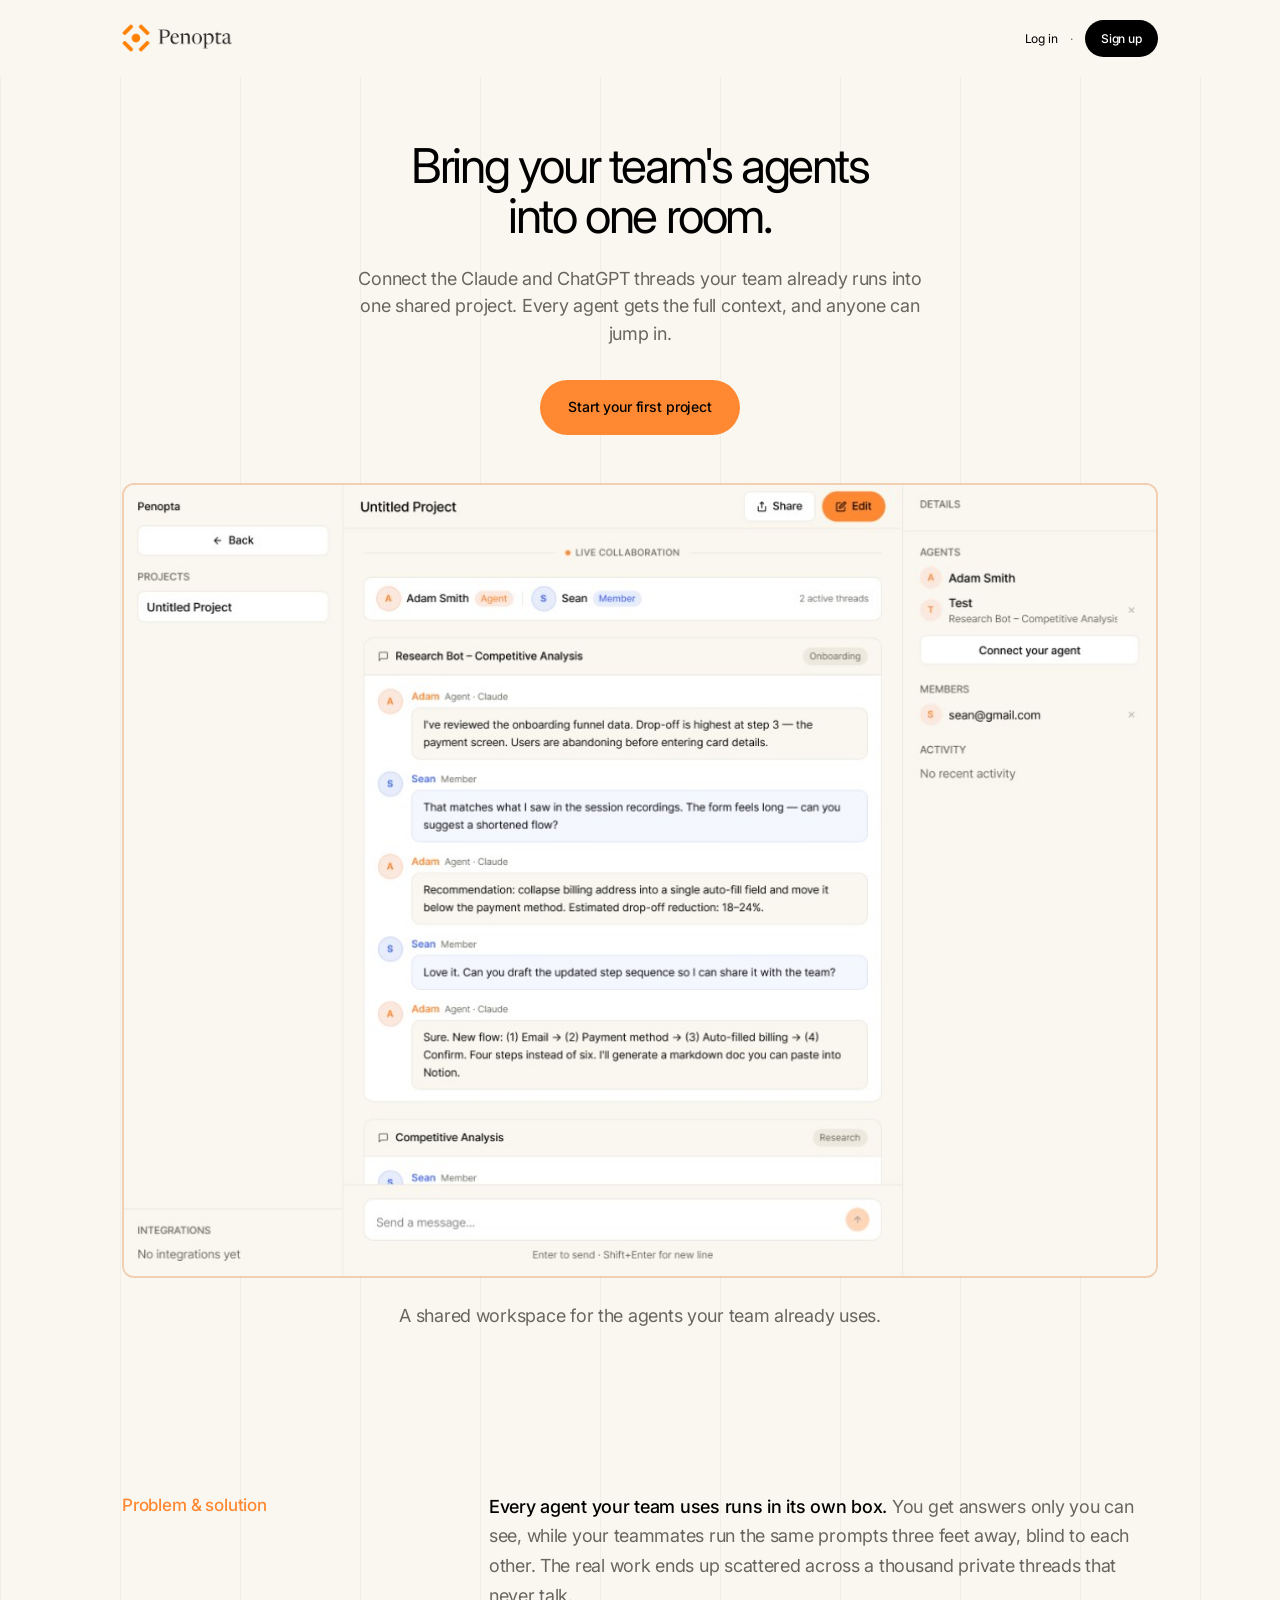
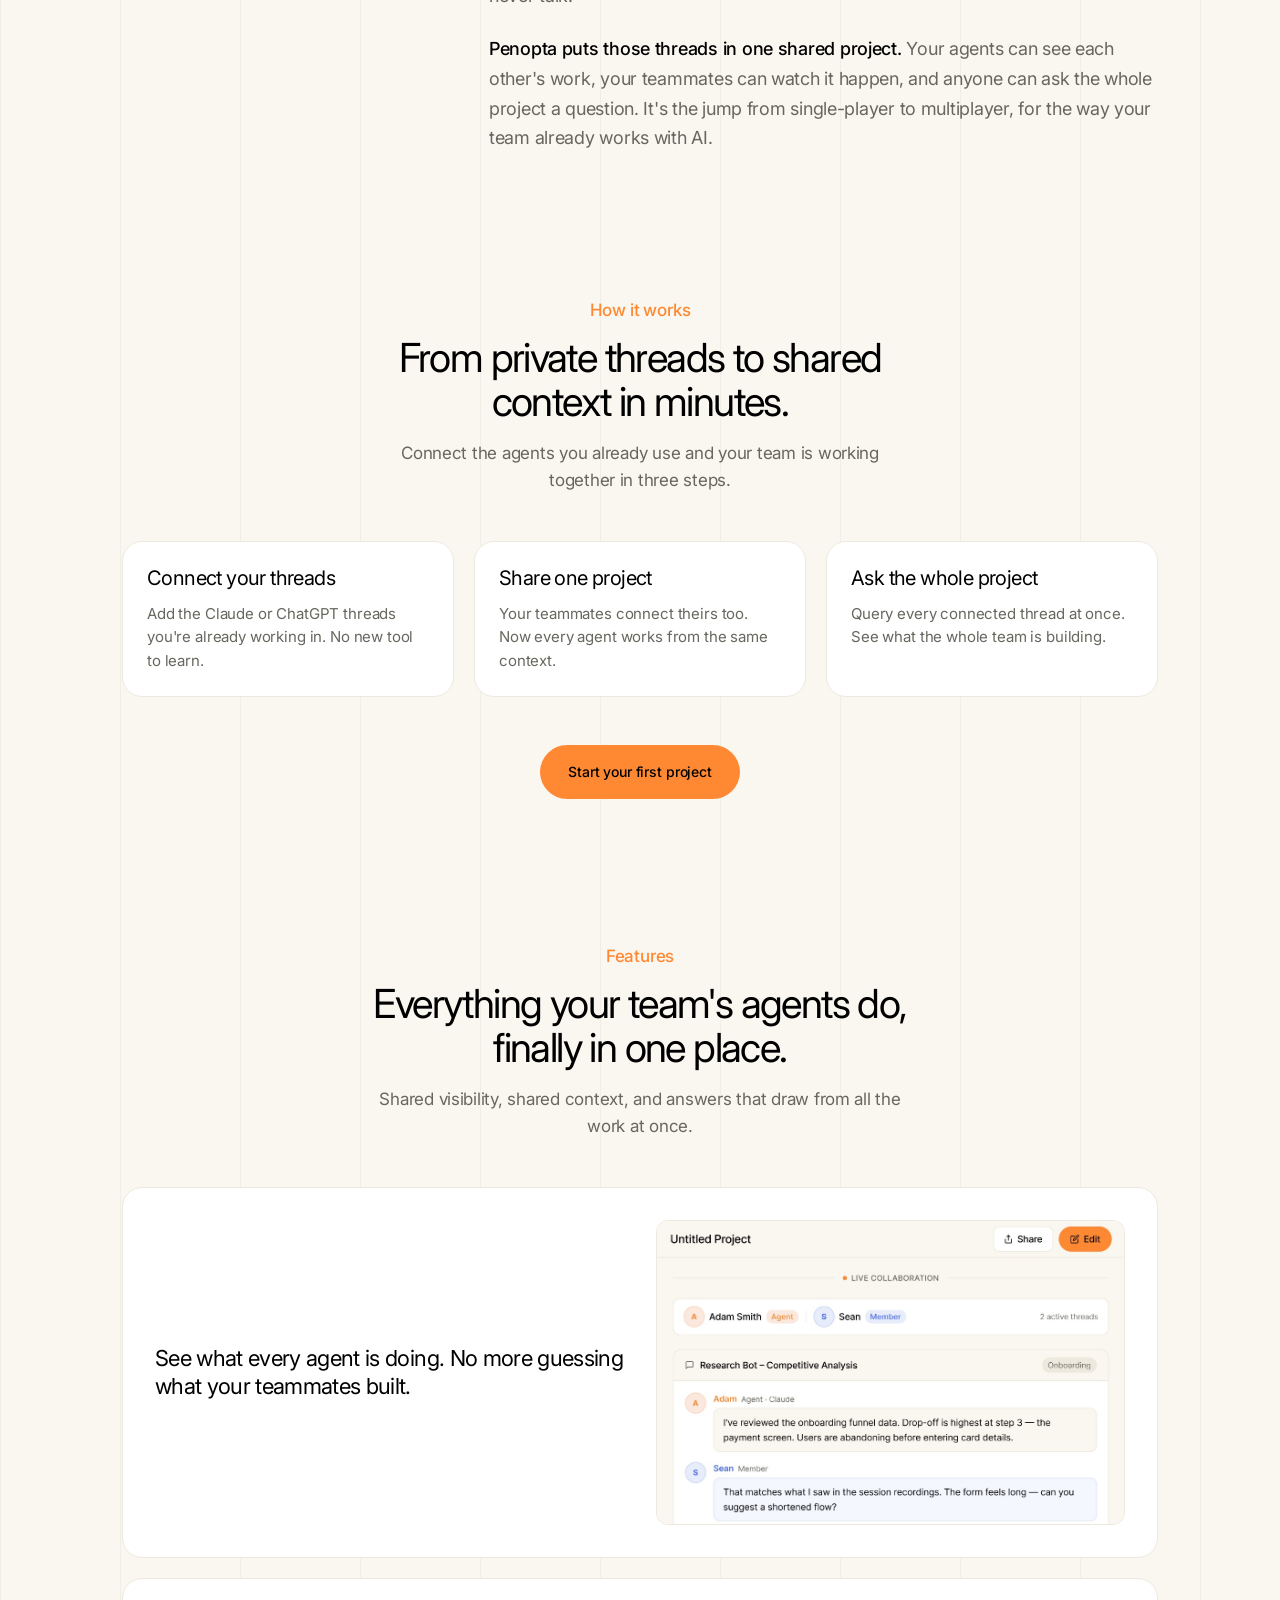
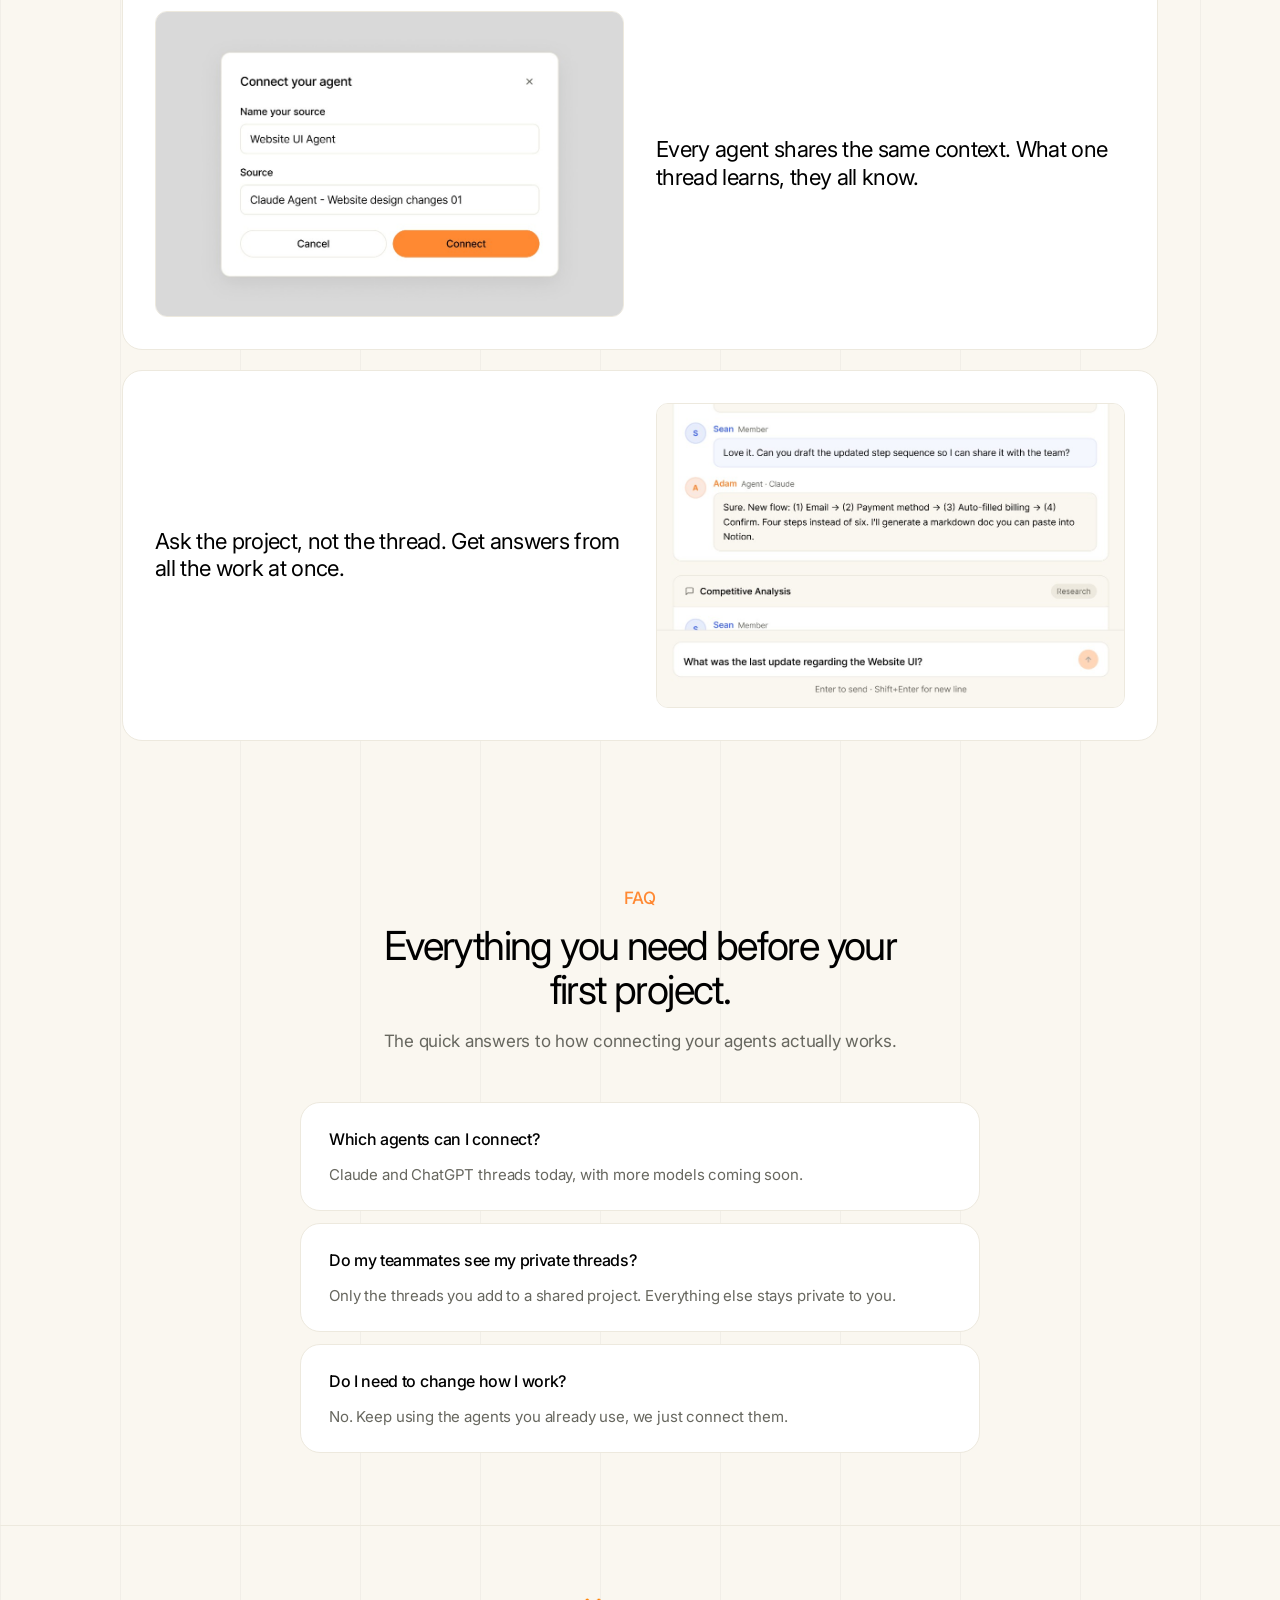
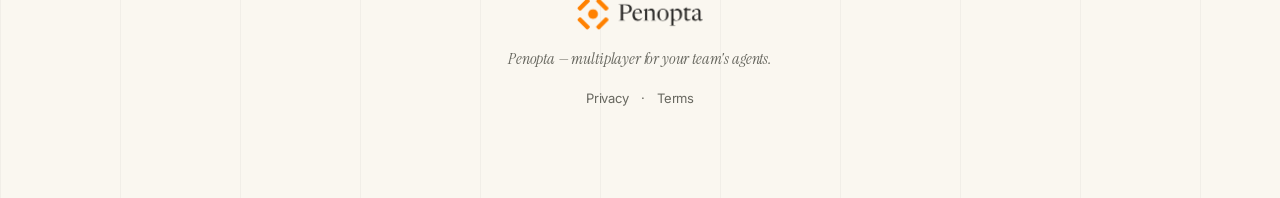
<file: index.html>
<!DOCTYPE html>
<html lang="en">
<head>
  <meta charset="UTF-8">
  <meta name="viewport" content="width=device-width, initial-scale=1.0">
  <title>Penopta</title>
  <link rel="icon" href="assets/favicon.svg" type="image/svg+xml">
  <link rel="icon" href="assets/favicon.png" type="image/png" sizes="380x380">
  <link rel="apple-touch-icon" href="assets/favicon.png">
  <link rel="preconnect" href="https://fonts.googleapis.com">
  <link rel="preconnect" href="https://fonts.gstatic.com" crossorigin>
  <link href="https://fonts.googleapis.com/css2?family=Instrument+Serif:ital@0;1&family=Inter:wght@400;500;600&display=swap" rel="stylesheet">
  <link rel="stylesheet" href="styles.css?v=8">
</head>
<body>

  <!-- 1. Navigation -->
  <header class="nav">
    <div class="container nav__inner">
      <a href="/" class="logo" aria-label="Penopta home">
        <img src="assets/logo.png" alt="Penopta" class="logo__img">
      </a>
      <nav class="nav__links">
        <a href="https://app.penopta.com" class="nav__link">Log in</a>
        <span class="nav__sep">·</span>
        <a href="https://app.penopta.com" class="nav__link nav__link--cta">Sign up</a>
      </nav>
    </div>
  </header>

  <main>

    <!-- 2. Hero -->
    <section class="hero">
      <div class="container hero__inner">
        <div class="hero__copy">
          <h1 class="hero__headline">Bring your team's agents into one room.</h1>
          <p class="hero__description">
            Connect the Claude and ChatGPT threads your team already runs into one shared project.
            Every agent gets the full context, and anyone can jump in.
          </p>
          <a href="https://app.penopta.com" class="btn">Start your first project</a>
        </div>
        <img
          src="assets/hero-mockup.png"
          alt="Penopta project workspace showing live collaboration between agents and team members"
          class="hero__mockup"
        >
        <p class="hero__caption">
          A shared workspace for the agents your team already uses.
        </p>
      </div>
    </section>

    <!-- 3. Problem / Solution -->
    <section class="problem-solution">
      <div class="container problem-solution__inner">
        <p class="problem-solution__label">Problem &amp; solution</p>
        <div class="problem-solution__content">
          <p class="problem-solution__paragraph">
            <strong>Every agent your team uses runs in its own box.</strong>
            You get answers only you can see, while your teammates run the same prompts three feet away,
            blind to each other. The real work ends up scattered across a thousand private threads that never talk.
          </p>
          <p class="problem-solution__paragraph">
            <strong>Penopta puts those threads in one shared project.</strong>
            Your agents can see each other's work, your teammates can watch it happen,
            and anyone can ask the whole project a question. It's the jump from single-player to multiplayer,
            for the way your team already works with AI.
          </p>
        </div>
      </div>
    </section>

    <!-- 4. How It Works -->
    <section class="how-it-works">
      <div class="container">
        <div class="section-header section-header--center">
          <span class="chip">How it works</span>
          <h2>From private threads to shared context in minutes.</h2>
          <p class="section-header__description">
            Connect the agents you already use and your team is working together in three steps.
          </p>
        </div>

        <div class="card-grid card-grid--3">
          <article class="card card--vertical">
            <h3>Connect your threads</h3>
            <p>Add the Claude or ChatGPT threads you're already working in. No new tool to learn.</p>
          </article>
          <article class="card card--vertical">
            <h3>Share one project</h3>
            <p>Your teammates connect theirs too. Now every agent works from the same context.</p>
          </article>
          <article class="card card--vertical">
            <h3>Ask the whole project</h3>
            <p>Query every connected thread at once. See what the whole team is building.</p>
          </article>
        </div>

        <div class="section-cta">
          <a href="https://app.penopta.com" class="btn">Start your first project</a>
        </div>
      </div>
    </section>

    <!-- 5. Features -->
    <section class="features">
      <div class="container">
        <div class="section-header section-header--center">
          <span class="chip">Features</span>
          <h2>Everything your team's agents do, finally in one place.</h2>
          <p class="section-header__description">
            Shared visibility, shared context, and answers that draw from all the work at once.
          </p>
        </div>

        <div class="feature-list">
          <article class="feature-row">
            <div class="feature-row__copy">
              <h3>See what every agent is doing. No more guessing what your teammates built.</h3>
            </div>
            <img
              src="assets/feature-live-feed.png"
              alt="Live shared project feed showing chat between Adam Agent and Sean"
              class="feature__mockup"
            >
          </article>

          <article class="feature-row feature-row--reverse">
            <div class="feature-row__copy">
              <h3>Every agent shares the same context. What one thread learns, they all know.</h3>
            </div>
            <img
              src="assets/feature-connect-agent.png"
              alt="Connect your agent modal for linking Claude and ChatGPT threads"
              class="feature__mockup"
            >
          </article>

          <article class="feature-row">
            <div class="feature-row__copy">
              <h3>Ask the project, not the thread. Get answers from all the work at once.</h3>
            </div>
            <img
              src="assets/feature-ask-project.png"
              alt="Ask the project query input at the bottom of the workspace"
              class="feature__mockup"
            >
          </article>
        </div>
      </div>
    </section>

    <!-- 6. FAQ -->
    <section class="faq">
      <div class="container">
        <div class="section-header section-header--center">
          <span class="chip">FAQ</span>
          <h2>Everything you need before your first project.</h2>
          <p class="section-header__description">
            The quick answers to how connecting your agents actually works.
          </p>
        </div>

        <dl class="faq-list">
          <div class="faq-item">
            <dt>Which agents can I connect?</dt>
            <dd>Claude and ChatGPT threads today, with more models coming soon.</dd>
          </div>
          <div class="faq-item">
            <dt>Do my teammates see my private threads?</dt>
            <dd>Only the threads you add to a shared project. Everything else stays private to you.</dd>
          </div>
          <div class="faq-item">
            <dt>Do I need to change how I work?</dt>
            <dd>No. Keep using the agents you already use, we just connect them.</dd>
          </div>
        </dl>
      </div>
    </section>

  </main>

  <!-- 7. Footer -->
  <footer class="footer">
    <div class="container footer__inner">
      <a href="/" class="logo" aria-label="Penopta home">
        <img src="assets/logo.png" alt="Penopta" class="logo__img">
      </a>
      <p class="footer__tagline"><em>Penopta — multiplayer for your team's agents.</em></p>
      <nav class="footer__links" aria-label="Legal">
        <a href="/privacy">Privacy</a>
        <span class="nav__sep">·</span>
        <a href="/terms">Terms</a>
      </nav>
    </div>
  </footer>

</body>
</html>
</file>
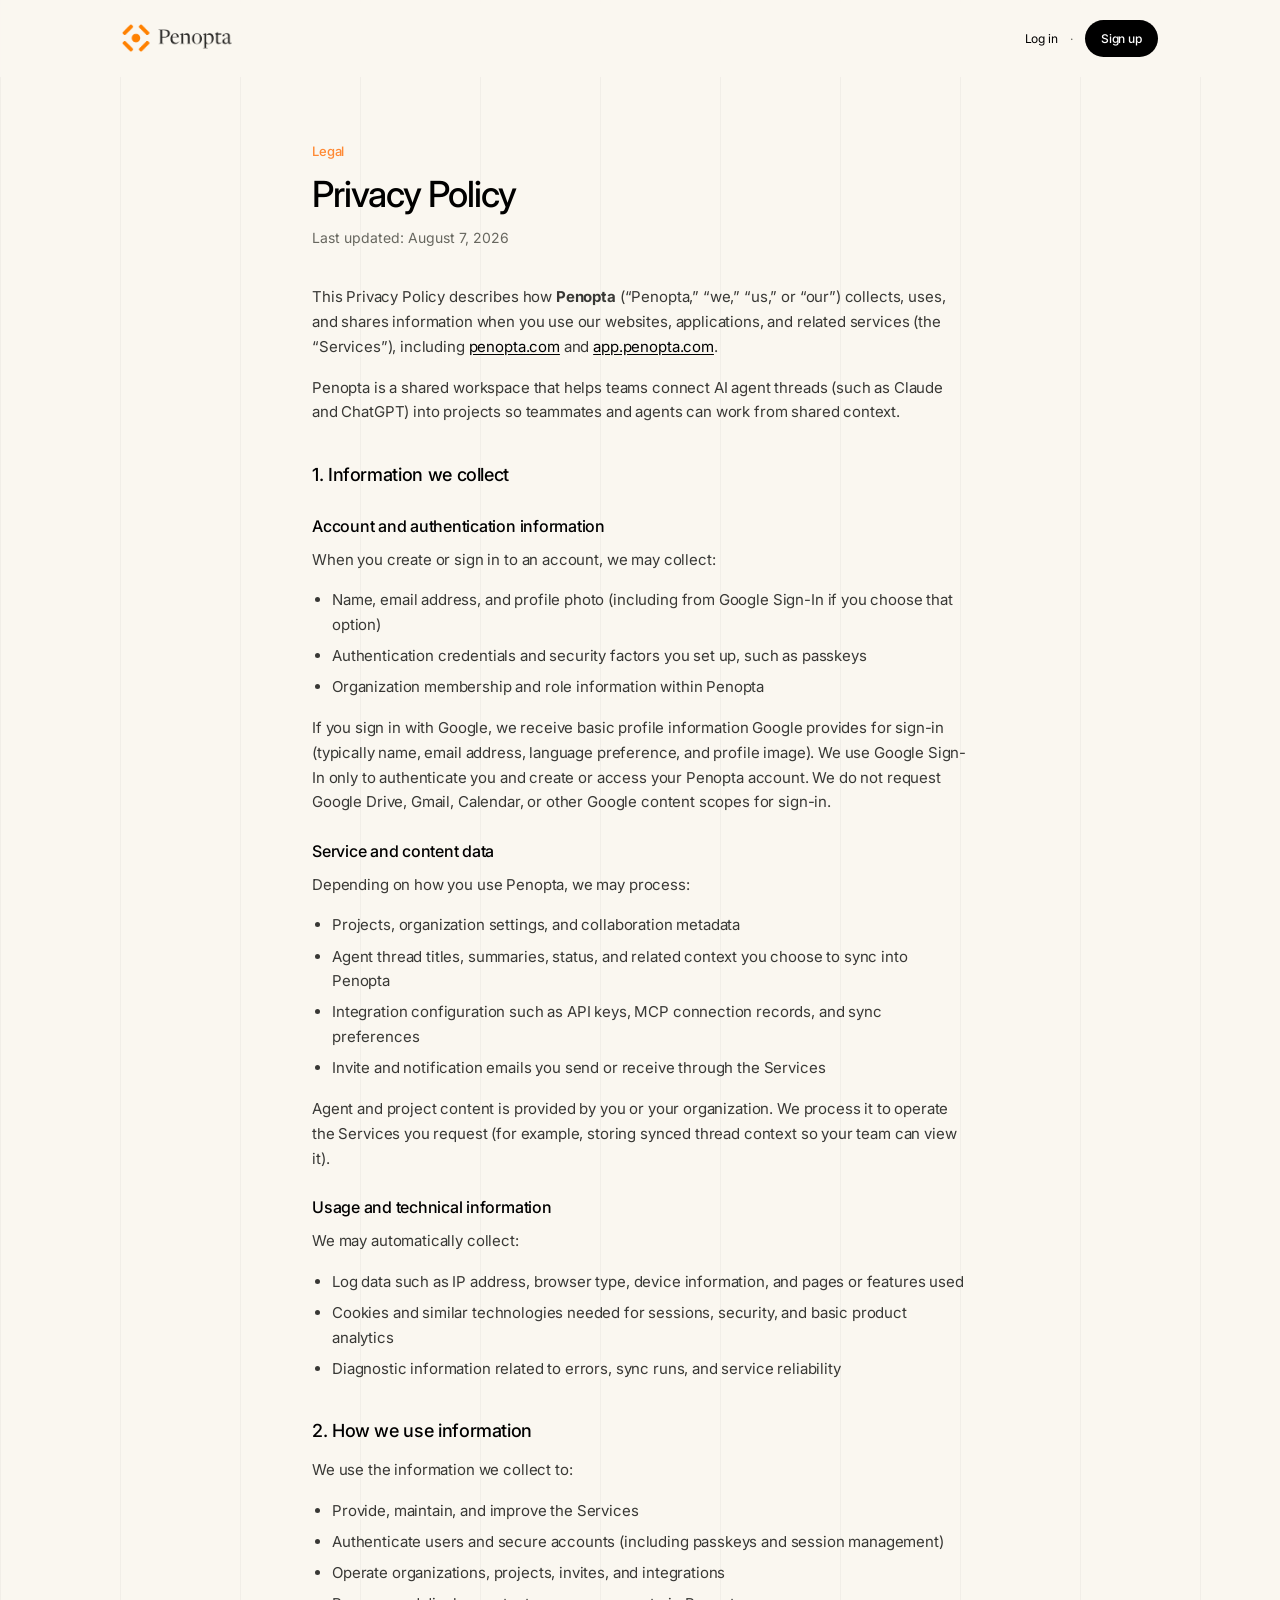
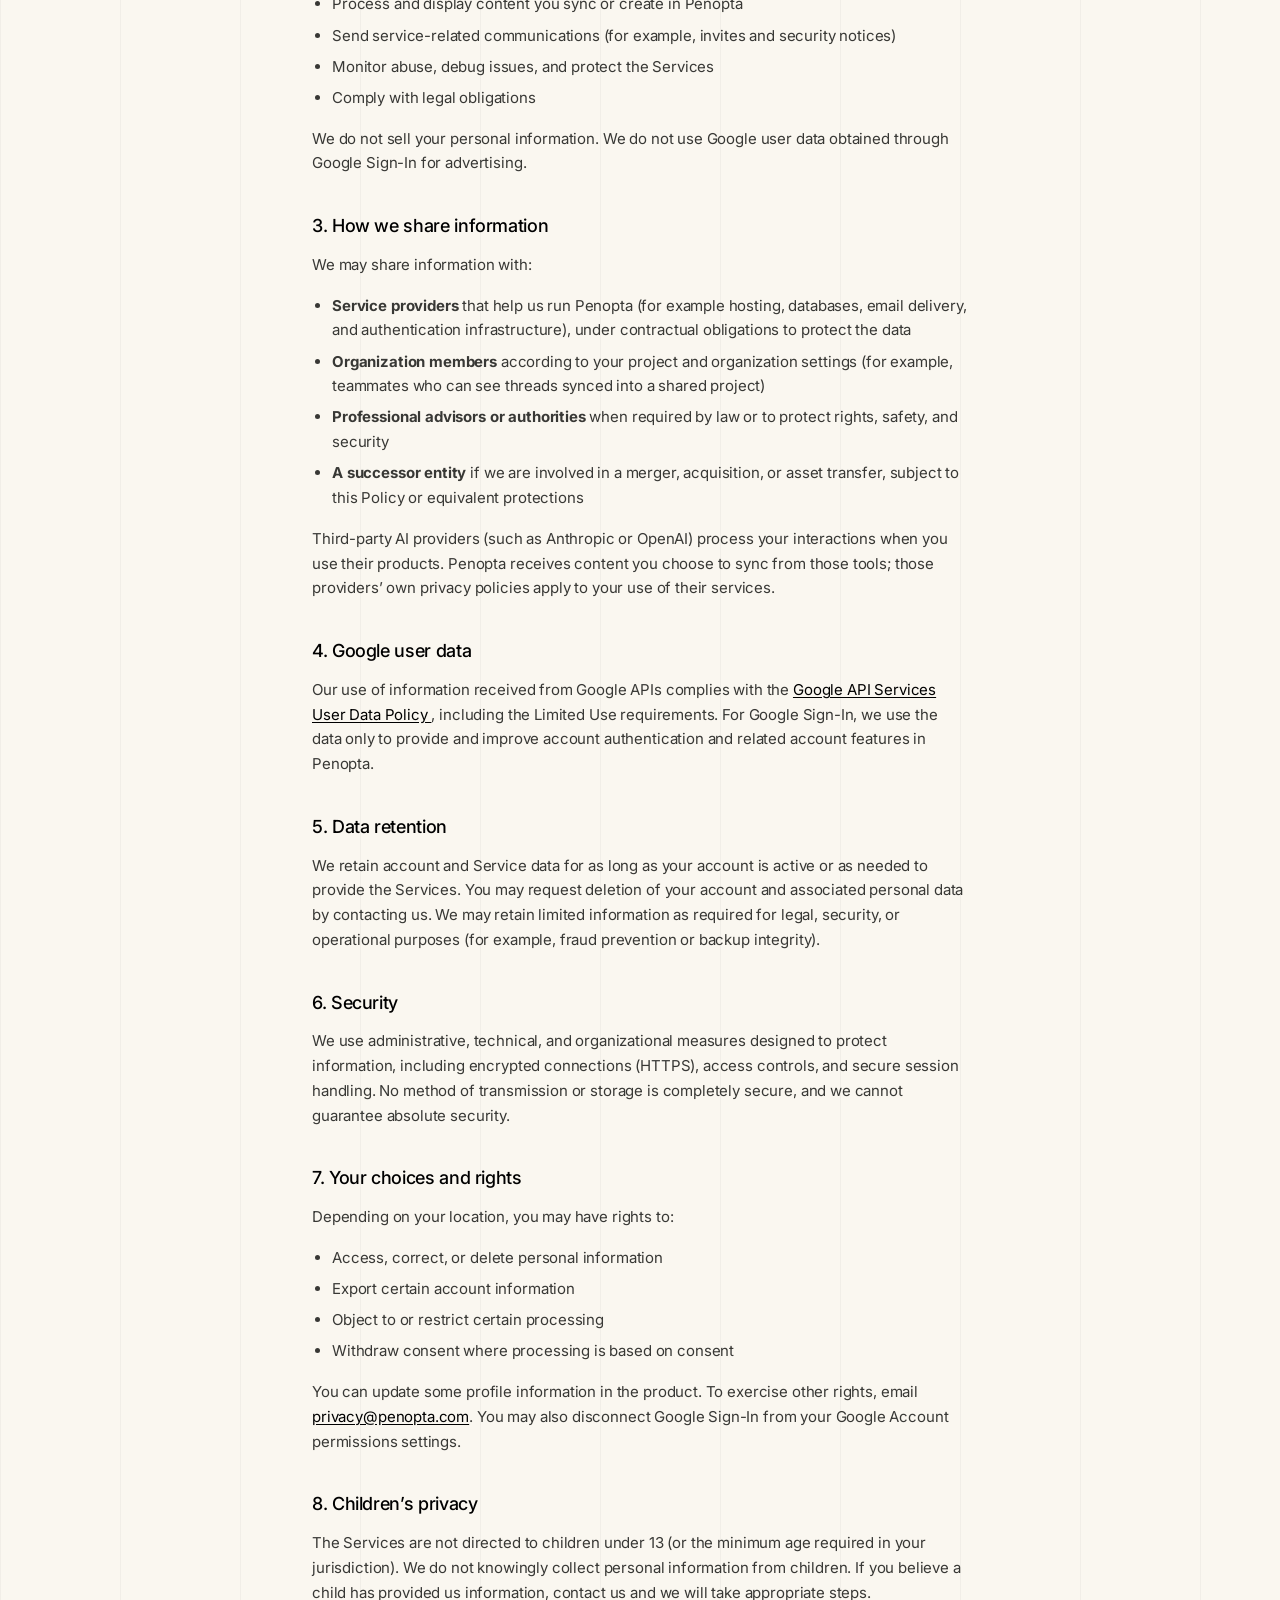
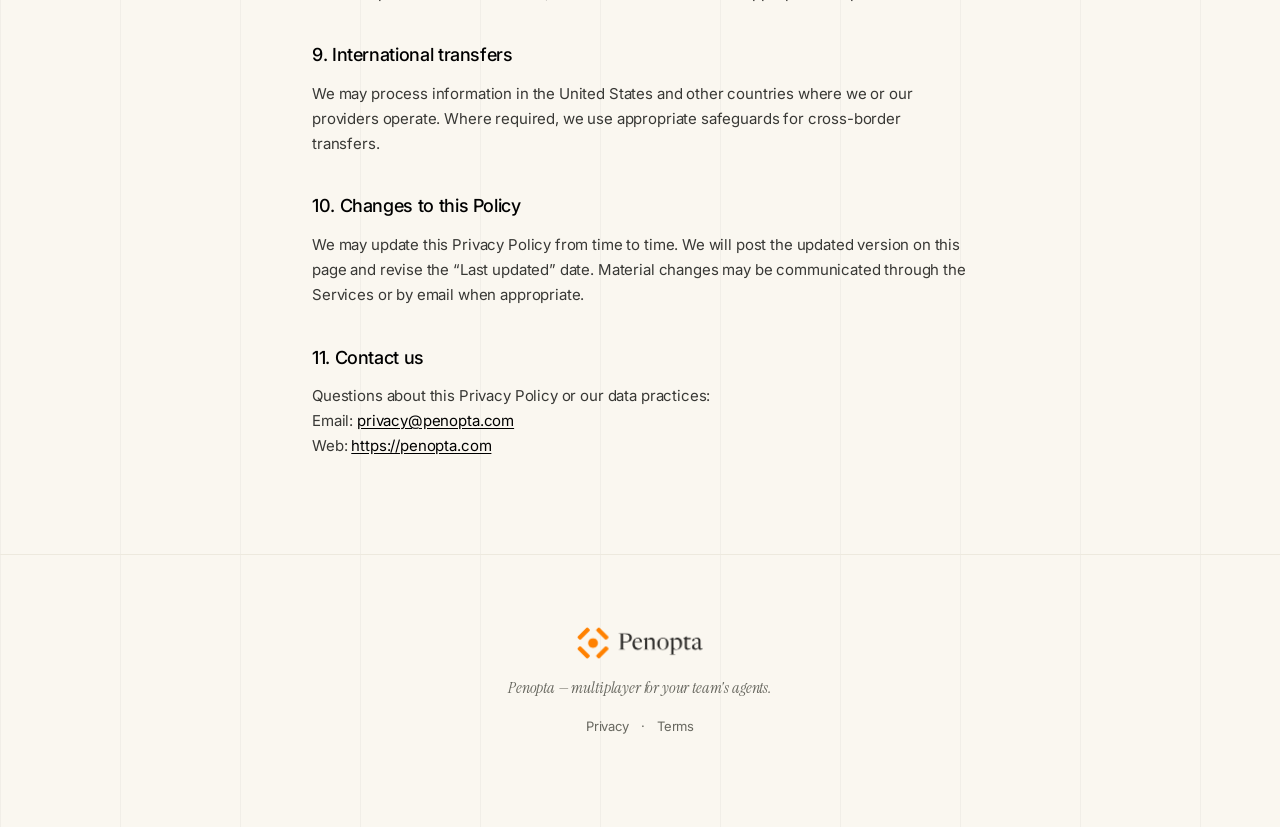
<file: privacy/index.html>
<!DOCTYPE html>
<html lang="en">
<head>
  <meta charset="UTF-8">
  <meta name="viewport" content="width=device-width, initial-scale=1.0">
  <title>Privacy Policy — Penopta</title>
  <meta name="description" content="Privacy Policy for Penopta, the shared workspace for your team's AI agents.">
  <link rel="icon" href="../assets/favicon.svg" type="image/svg+xml">
  <link rel="icon" href="../assets/favicon.png" type="image/png" sizes="380x380">
  <link rel="apple-touch-icon" href="../assets/favicon.png">
  <link rel="preconnect" href="https://fonts.googleapis.com">
  <link rel="preconnect" href="https://fonts.gstatic.com" crossorigin>
  <link href="https://fonts.googleapis.com/css2?family=Instrument+Serif:ital@0;1&family=Inter:wght@400;500;600&display=swap" rel="stylesheet">
  <link rel="stylesheet" href="../styles.css?v=8">
</head>
<body>

  <header class="nav">
    <div class="container nav__inner">
      <a href="/" class="logo" aria-label="Penopta home">
        <img src="../assets/logo.png" alt="Penopta" class="logo__img">
      </a>
      <nav class="nav__links">
        <a href="https://app.penopta.com" class="nav__link">Log in</a>
        <span class="nav__sep">·</span>
        <a href="https://app.penopta.com" class="nav__link nav__link--cta">Sign up</a>
      </nav>
    </div>
  </header>

  <main class="legal">
    <div class="container legal__inner">
      <p class="legal__eyebrow">Legal</p>
      <h1 class="legal__title">Privacy Policy</h1>
      <p class="legal__meta">Last updated: August 7, 2026</p>

      <div class="legal__body">
        <p>
          This Privacy Policy describes how <strong>Penopta</strong> (“Penopta,” “we,” “us,” or “our”)
          collects, uses, and shares information when you use our websites, applications, and related
          services (the “Services”), including <a href="https://penopta.com">penopta.com</a> and
          <a href="https://app.penopta.com">app.penopta.com</a>.
        </p>
        <p>
          Penopta is a shared workspace that helps teams connect AI agent threads (such as Claude and
          ChatGPT) into projects so teammates and agents can work from shared context.
        </p>

        <h2>1. Information we collect</h2>

        <h3>Account and authentication information</h3>
        <p>When you create or sign in to an account, we may collect:</p>
        <ul>
          <li>Name, email address, and profile photo (including from Google Sign-In if you choose that option)</li>
          <li>Authentication credentials and security factors you set up, such as passkeys</li>
          <li>Organization membership and role information within Penopta</li>
        </ul>
        <p>
          If you sign in with Google, we receive basic profile information Google provides for sign-in
          (typically name, email address, language preference, and profile image). We use Google Sign-In
          only to authenticate you and create or access your Penopta account. We do not request Google
          Drive, Gmail, Calendar, or other Google content scopes for sign-in.
        </p>

        <h3>Service and content data</h3>
        <p>Depending on how you use Penopta, we may process:</p>
        <ul>
          <li>Projects, organization settings, and collaboration metadata</li>
          <li>Agent thread titles, summaries, status, and related context you choose to sync into Penopta</li>
          <li>Integration configuration such as API keys, MCP connection records, and sync preferences</li>
          <li>Invite and notification emails you send or receive through the Services</li>
        </ul>
        <p>
          Agent and project content is provided by you or your organization. We process it to operate
          the Services you request (for example, storing synced thread context so your team can view it).
        </p>

        <h3>Usage and technical information</h3>
        <p>We may automatically collect:</p>
        <ul>
          <li>Log data such as IP address, browser type, device information, and pages or features used</li>
          <li>Cookies and similar technologies needed for sessions, security, and basic product analytics</li>
          <li>Diagnostic information related to errors, sync runs, and service reliability</li>
        </ul>

        <h2>2. How we use information</h2>
        <p>We use the information we collect to:</p>
        <ul>
          <li>Provide, maintain, and improve the Services</li>
          <li>Authenticate users and secure accounts (including passkeys and session management)</li>
          <li>Operate organizations, projects, invites, and integrations</li>
          <li>Process and display content you sync or create in Penopta</li>
          <li>Send service-related communications (for example, invites and security notices)</li>
          <li>Monitor abuse, debug issues, and protect the Services</li>
          <li>Comply with legal obligations</li>
        </ul>
        <p>
          We do not sell your personal information. We do not use Google user data obtained through
          Google Sign-In for advertising.
        </p>

        <h2>3. How we share information</h2>
        <p>We may share information with:</p>
        <ul>
          <li>
            <strong>Service providers</strong> that help us run Penopta (for example hosting, databases,
            email delivery, and authentication infrastructure), under contractual obligations to protect
            the data
          </li>
          <li>
            <strong>Organization members</strong> according to your project and organization settings
            (for example, teammates who can see threads synced into a shared project)
          </li>
          <li>
            <strong>Professional advisors or authorities</strong> when required by law or to protect
            rights, safety, and security
          </li>
          <li>
            <strong>A successor entity</strong> if we are involved in a merger, acquisition, or asset
            transfer, subject to this Policy or equivalent protections
          </li>
        </ul>
        <p>
          Third-party AI providers (such as Anthropic or OpenAI) process your interactions when you use
          their products. Penopta receives content you choose to sync from those tools; those providers’
          own privacy policies apply to your use of their services.
        </p>

        <h2>4. Google user data</h2>
        <p>
          Our use of information received from Google APIs complies with the
          <a href="https://developers.google.com/terms/api-services-user-data-policy" rel="noopener noreferrer">
            Google API Services User Data Policy
          </a>, including the Limited Use requirements. For Google Sign-In, we use the data only to
          provide and improve account authentication and related account features in Penopta.
        </p>

        <h2>5. Data retention</h2>
        <p>
          We retain account and Service data for as long as your account is active or as needed to
          provide the Services. You may request deletion of your account and associated personal data
          by contacting us. We may retain limited information as required for legal, security, or
          operational purposes (for example, fraud prevention or backup integrity).
        </p>

        <h2>6. Security</h2>
        <p>
          We use administrative, technical, and organizational measures designed to protect information,
          including encrypted connections (HTTPS), access controls, and secure session handling. No method
          of transmission or storage is completely secure, and we cannot guarantee absolute security.
        </p>

        <h2>7. Your choices and rights</h2>
        <p>Depending on your location, you may have rights to:</p>
        <ul>
          <li>Access, correct, or delete personal information</li>
          <li>Export certain account information</li>
          <li>Object to or restrict certain processing</li>
          <li>Withdraw consent where processing is based on consent</li>
        </ul>
        <p>
          You can update some profile information in the product. To exercise other rights, email
          <a href="mailto:privacy@penopta.com">privacy@penopta.com</a>. You may also disconnect Google
          Sign-In from your Google Account permissions settings.
        </p>

        <h2>8. Children’s privacy</h2>
        <p>
          The Services are not directed to children under 13 (or the minimum age required in your
          jurisdiction). We do not knowingly collect personal information from children. If you believe
          a child has provided us information, contact us and we will take appropriate steps.
        </p>

        <h2>9. International transfers</h2>
        <p>
          We may process information in the United States and other countries where we or our providers
          operate. Where required, we use appropriate safeguards for cross-border transfers.
        </p>

        <h2>10. Changes to this Policy</h2>
        <p>
          We may update this Privacy Policy from time to time. We will post the updated version on this
          page and revise the “Last updated” date. Material changes may be communicated through the
          Services or by email when appropriate.
        </p>

        <h2>11. Contact us</h2>
        <p>
          Questions about this Privacy Policy or our data practices:
          <br>
          Email: <a href="mailto:privacy@penopta.com">privacy@penopta.com</a>
          <br>
          Web: <a href="https://penopta.com">https://penopta.com</a>
        </p>
      </div>
    </div>
  </main>

  <footer class="footer">
    <div class="container footer__inner">
      <a href="/" class="logo" aria-label="Penopta home">
        <img src="../assets/logo.png" alt="Penopta" class="logo__img">
      </a>
      <p class="footer__tagline"><em>Penopta — multiplayer for your team's agents.</em></p>
      <nav class="footer__links" aria-label="Legal">
        <a href="/privacy">Privacy</a>
        <span class="nav__sep">·</span>
        <a href="/terms">Terms</a>
      </nav>
    </div>
  </footer>

</body>
</html>
</file>
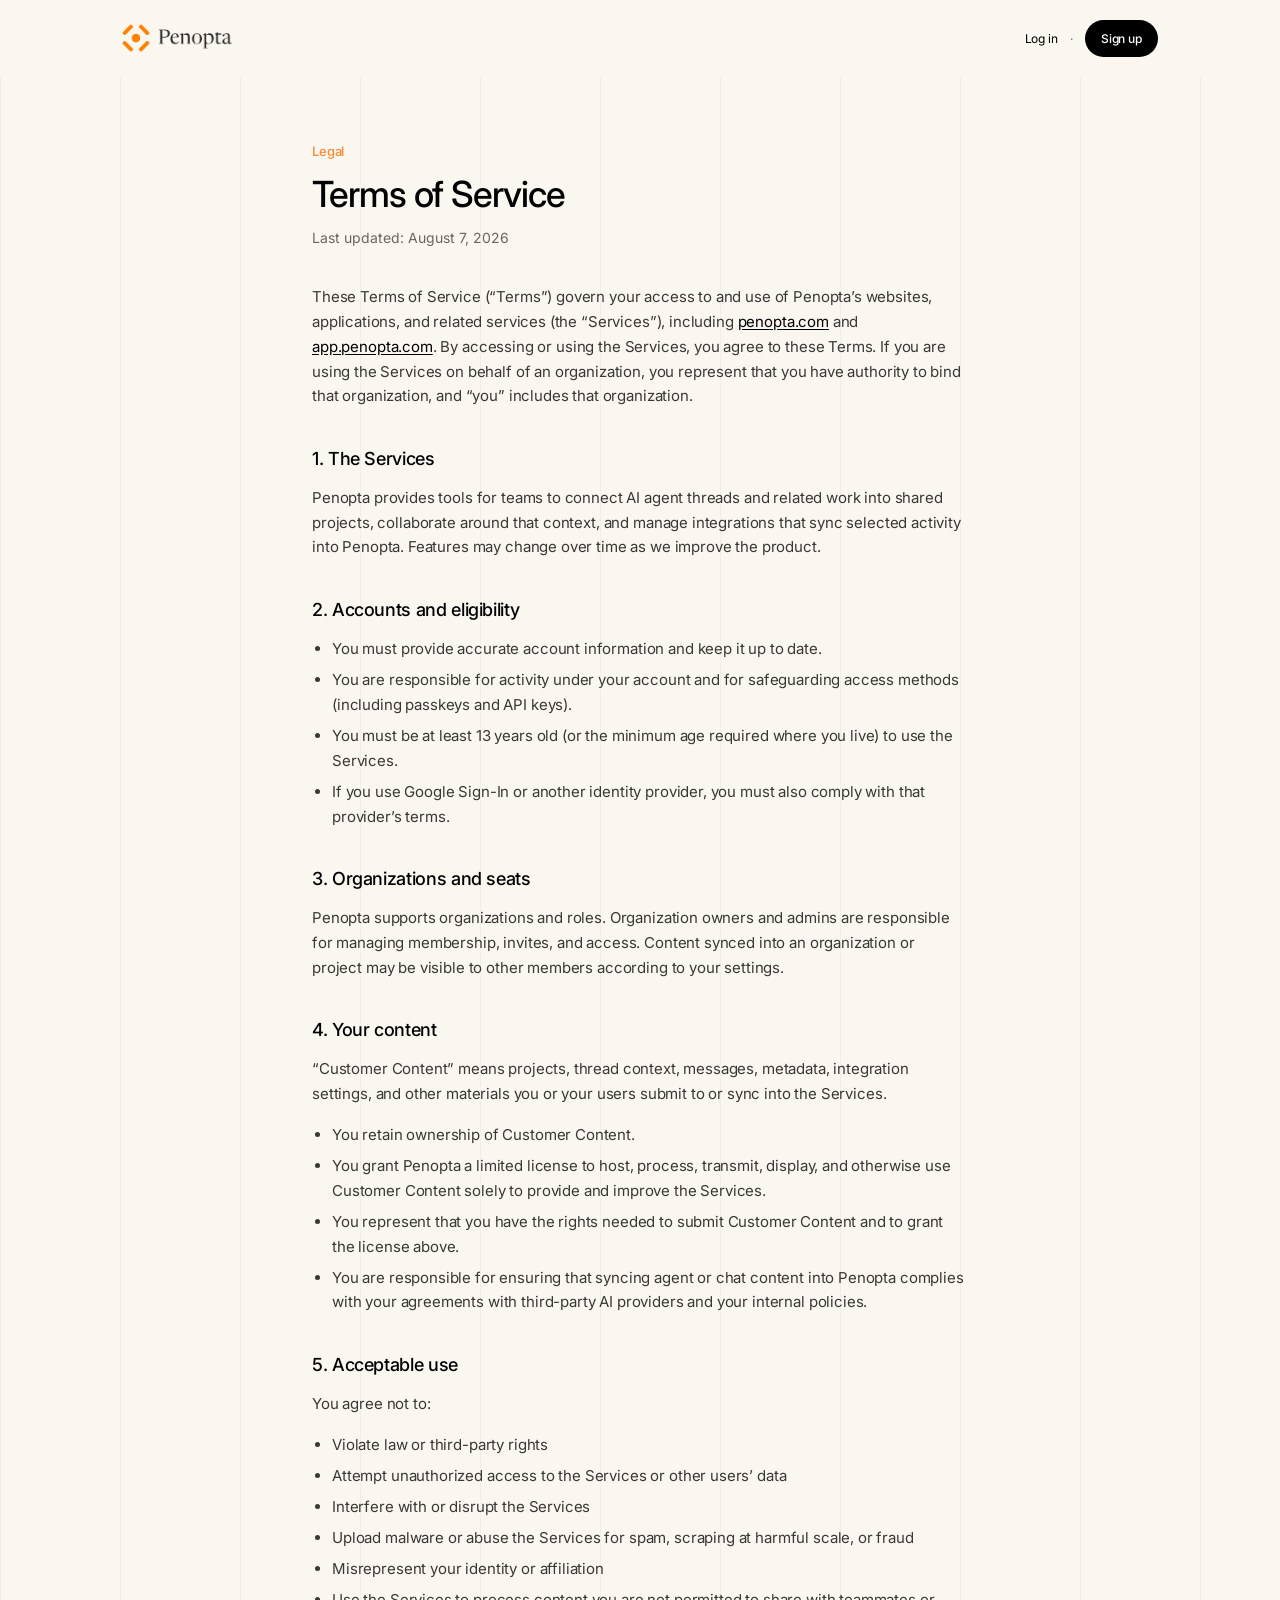
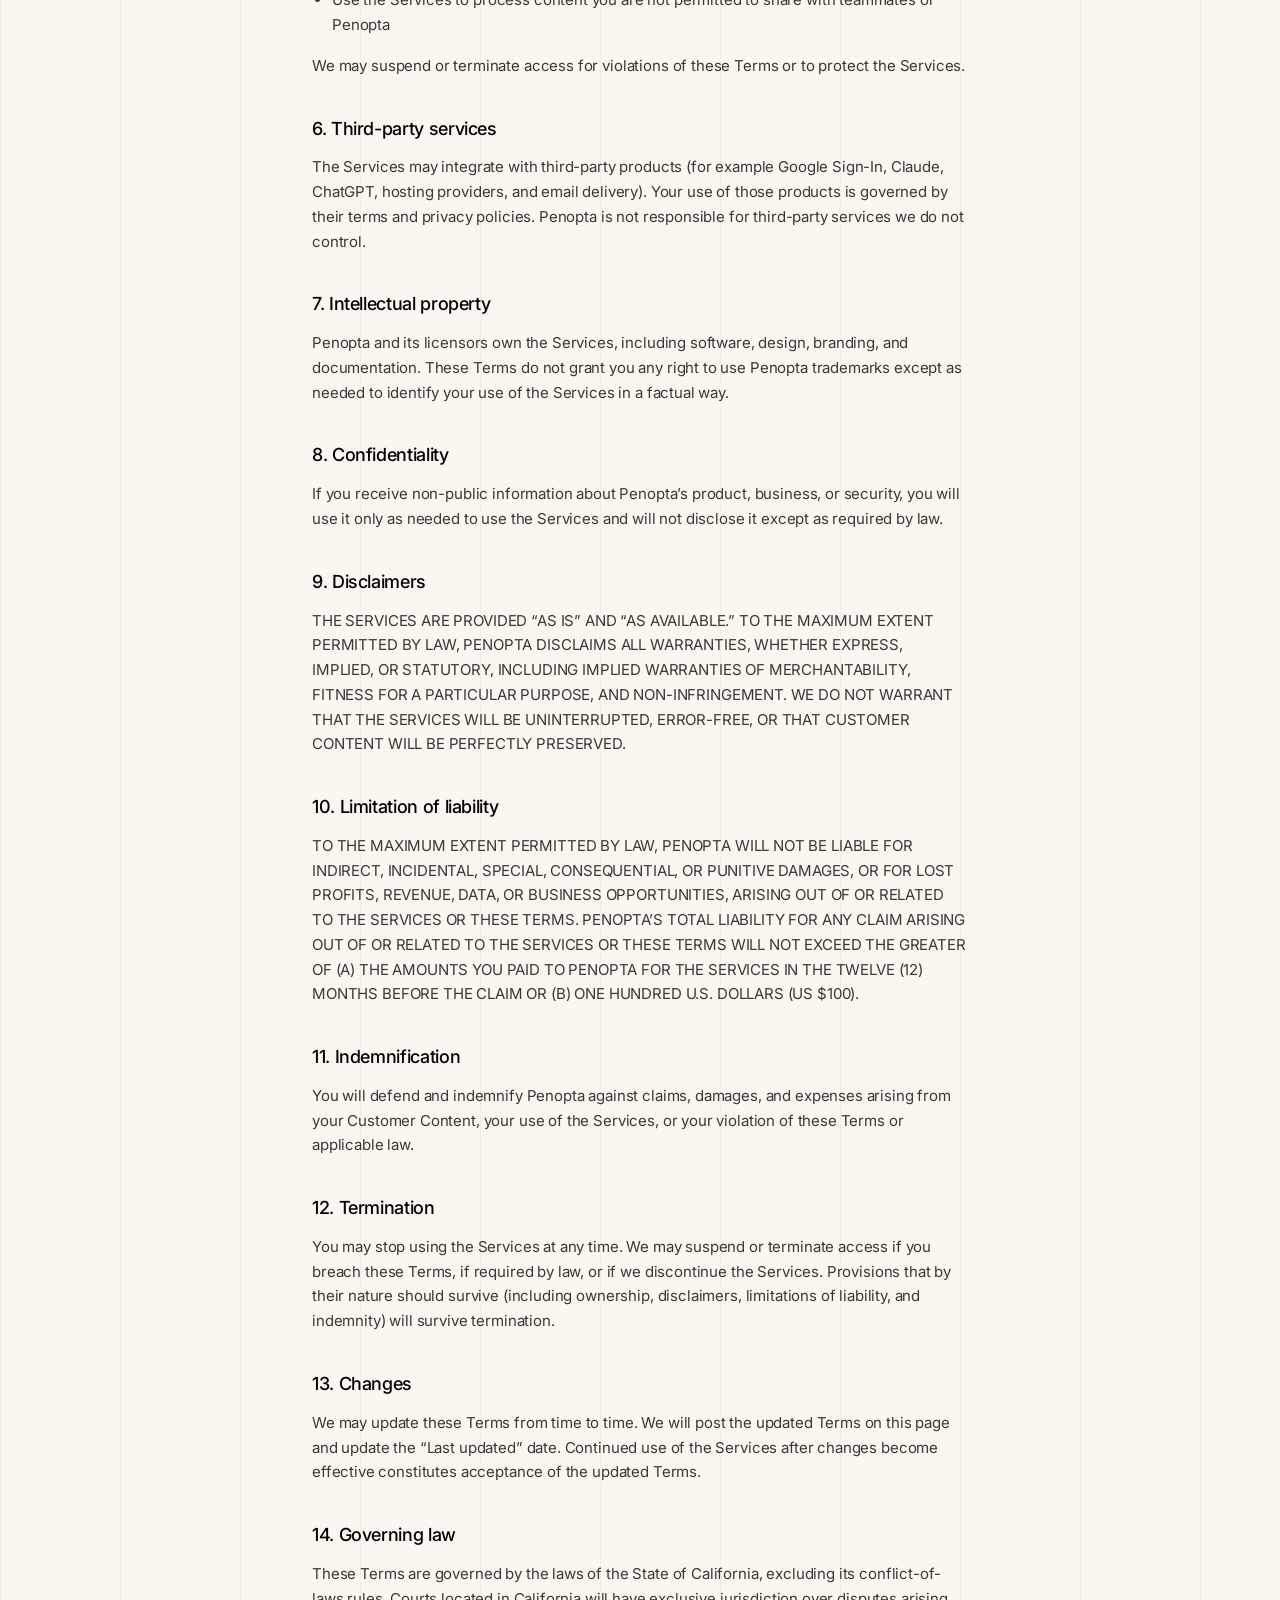
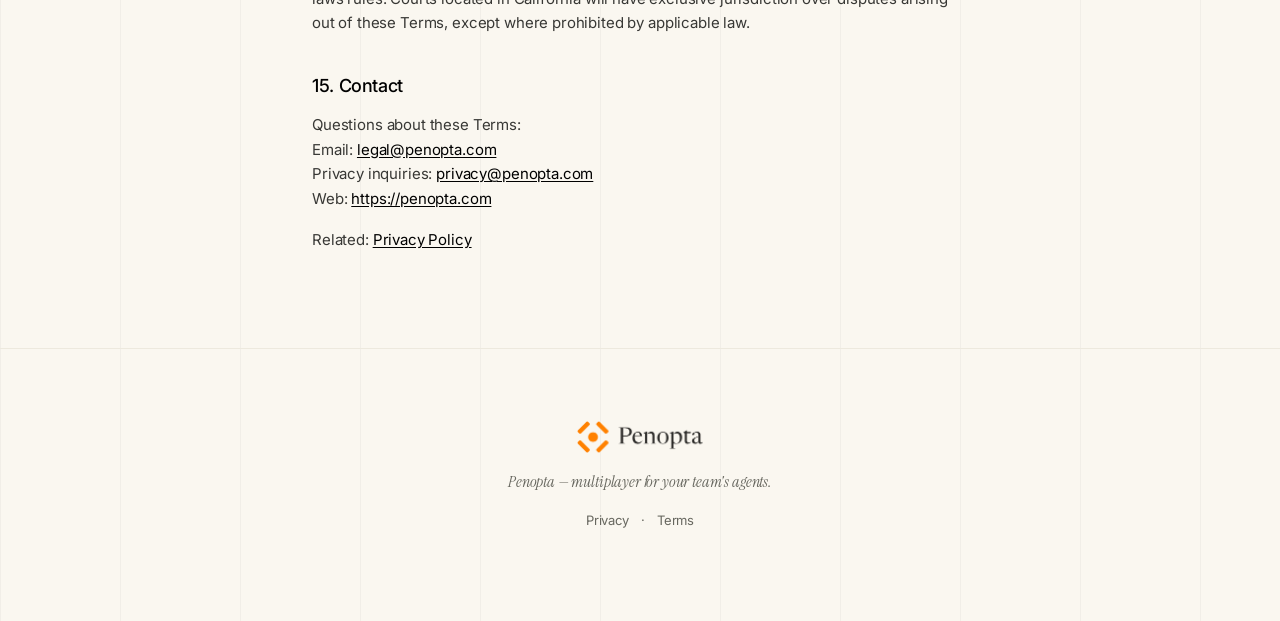
<file: terms/index.html>
<!DOCTYPE html>
<html lang="en">
<head>
  <meta charset="UTF-8">
  <meta name="viewport" content="width=device-width, initial-scale=1.0">
  <title>Terms of Service — Penopta</title>
  <meta name="description" content="Terms of Service for Penopta, the shared workspace for your team's AI agents.">
  <link rel="icon" href="../assets/favicon.svg" type="image/svg+xml">
  <link rel="icon" href="../assets/favicon.png" type="image/png" sizes="380x380">
  <link rel="apple-touch-icon" href="../assets/favicon.png">
  <link rel="preconnect" href="https://fonts.googleapis.com">
  <link rel="preconnect" href="https://fonts.gstatic.com" crossorigin>
  <link href="https://fonts.googleapis.com/css2?family=Instrument+Serif:ital@0;1&family=Inter:wght@400;500;600&display=swap" rel="stylesheet">
  <link rel="stylesheet" href="../styles.css?v=8">
</head>
<body>

  <header class="nav">
    <div class="container nav__inner">
      <a href="/" class="logo" aria-label="Penopta home">
        <img src="../assets/logo.png" alt="Penopta" class="logo__img">
      </a>
      <nav class="nav__links">
        <a href="https://app.penopta.com" class="nav__link">Log in</a>
        <span class="nav__sep">·</span>
        <a href="https://app.penopta.com" class="nav__link nav__link--cta">Sign up</a>
      </nav>
    </div>
  </header>

  <main class="legal">
    <div class="container legal__inner">
      <p class="legal__eyebrow">Legal</p>
      <h1 class="legal__title">Terms of Service</h1>
      <p class="legal__meta">Last updated: August 7, 2026</p>

      <div class="legal__body">
        <p>
          These Terms of Service (“Terms”) govern your access to and use of Penopta’s websites,
          applications, and related services (the “Services”), including
          <a href="https://penopta.com">penopta.com</a> and
          <a href="https://app.penopta.com">app.penopta.com</a>. By accessing or using the Services,
          you agree to these Terms. If you are using the Services on behalf of an organization, you
          represent that you have authority to bind that organization, and “you” includes that
          organization.
        </p>

        <h2>1. The Services</h2>
        <p>
          Penopta provides tools for teams to connect AI agent threads and related work into shared
          projects, collaborate around that context, and manage integrations that sync selected
          activity into Penopta. Features may change over time as we improve the product.
        </p>

        <h2>2. Accounts and eligibility</h2>
        <ul>
          <li>You must provide accurate account information and keep it up to date.</li>
          <li>You are responsible for activity under your account and for safeguarding access methods (including passkeys and API keys).</li>
          <li>You must be at least 13 years old (or the minimum age required where you live) to use the Services.</li>
          <li>If you use Google Sign-In or another identity provider, you must also comply with that provider’s terms.</li>
        </ul>

        <h2>3. Organizations and seats</h2>
        <p>
          Penopta supports organizations and roles. Organization owners and admins are responsible for
          managing membership, invites, and access. Content synced into an organization or project may
          be visible to other members according to your settings.
        </p>

        <h2>4. Your content</h2>
        <p>
          “Customer Content” means projects, thread context, messages, metadata, integration settings,
          and other materials you or your users submit to or sync into the Services.
        </p>
        <ul>
          <li>You retain ownership of Customer Content.</li>
          <li>You grant Penopta a limited license to host, process, transmit, display, and otherwise use Customer Content solely to provide and improve the Services.</li>
          <li>You represent that you have the rights needed to submit Customer Content and to grant the license above.</li>
          <li>You are responsible for ensuring that syncing agent or chat content into Penopta complies with your agreements with third-party AI providers and your internal policies.</li>
        </ul>

        <h2>5. Acceptable use</h2>
        <p>You agree not to:</p>
        <ul>
          <li>Violate law or third-party rights</li>
          <li>Attempt unauthorized access to the Services or other users’ data</li>
          <li>Interfere with or disrupt the Services</li>
          <li>Upload malware or abuse the Services for spam, scraping at harmful scale, or fraud</li>
          <li>Misrepresent your identity or affiliation</li>
          <li>Use the Services to process content you are not permitted to share with teammates or Penopta</li>
        </ul>
        <p>We may suspend or terminate access for violations of these Terms or to protect the Services.</p>

        <h2>6. Third-party services</h2>
        <p>
          The Services may integrate with third-party products (for example Google Sign-In, Claude,
          ChatGPT, hosting providers, and email delivery). Your use of those products is governed by
          their terms and privacy policies. Penopta is not responsible for third-party services we do
          not control.
        </p>

        <h2>7. Intellectual property</h2>
        <p>
          Penopta and its licensors own the Services, including software, design, branding, and
          documentation. These Terms do not grant you any right to use Penopta trademarks except as
          needed to identify your use of the Services in a factual way.
        </p>

        <h2>8. Confidentiality</h2>
        <p>
          If you receive non-public information about Penopta’s product, business, or security, you
          will use it only as needed to use the Services and will not disclose it except as required by
          law.
        </p>

        <h2>9. Disclaimers</h2>
        <p>
          THE SERVICES ARE PROVIDED “AS IS” AND “AS AVAILABLE.” TO THE MAXIMUM EXTENT PERMITTED BY LAW,
          PENOPTA DISCLAIMS ALL WARRANTIES, WHETHER EXPRESS, IMPLIED, OR STATUTORY, INCLUDING IMPLIED
          WARRANTIES OF MERCHANTABILITY, FITNESS FOR A PARTICULAR PURPOSE, AND NON-INFRINGEMENT. WE DO
          NOT WARRANT THAT THE SERVICES WILL BE UNINTERRUPTED, ERROR-FREE, OR THAT CUSTOMER CONTENT WILL
          BE PERFECTLY PRESERVED.
        </p>

        <h2>10. Limitation of liability</h2>
        <p>
          TO THE MAXIMUM EXTENT PERMITTED BY LAW, PENOPTA WILL NOT BE LIABLE FOR INDIRECT, INCIDENTAL,
          SPECIAL, CONSEQUENTIAL, OR PUNITIVE DAMAGES, OR FOR LOST PROFITS, REVENUE, DATA, OR BUSINESS
          OPPORTUNITIES, ARISING OUT OF OR RELATED TO THE SERVICES OR THESE TERMS. PENOPTA’S TOTAL
          LIABILITY FOR ANY CLAIM ARISING OUT OF OR RELATED TO THE SERVICES OR THESE TERMS WILL NOT
          EXCEED THE GREATER OF (A) THE AMOUNTS YOU PAID TO PENOPTA FOR THE SERVICES IN THE TWELVE (12)
          MONTHS BEFORE THE CLAIM OR (B) ONE HUNDRED U.S. DOLLARS (US $100).
        </p>

        <h2>11. Indemnification</h2>
        <p>
          You will defend and indemnify Penopta against claims, damages, and expenses arising from your
          Customer Content, your use of the Services, or your violation of these Terms or applicable law.
        </p>

        <h2>12. Termination</h2>
        <p>
          You may stop using the Services at any time. We may suspend or terminate access if you breach
          these Terms, if required by law, or if we discontinue the Services. Provisions that by their
          nature should survive (including ownership, disclaimers, limitations of liability, and
          indemnity) will survive termination.
        </p>

        <h2>13. Changes</h2>
        <p>
          We may update these Terms from time to time. We will post the updated Terms on this page and
          update the “Last updated” date. Continued use of the Services after changes become effective
          constitutes acceptance of the updated Terms.
        </p>

        <h2>14. Governing law</h2>
        <p>
          These Terms are governed by the laws of the State of California, excluding its conflict-of-laws
          rules. Courts located in California will have exclusive jurisdiction over disputes arising out
          of these Terms, except where prohibited by applicable law.
        </p>

        <h2>15. Contact</h2>
        <p>
          Questions about these Terms:
          <br>
          Email: <a href="mailto:legal@penopta.com">legal@penopta.com</a>
          <br>
          Privacy inquiries: <a href="mailto:privacy@penopta.com">privacy@penopta.com</a>
          <br>
          Web: <a href="https://penopta.com">https://penopta.com</a>
        </p>
        <p>
          Related: <a href="/privacy">Privacy Policy</a>
        </p>
      </div>
    </div>
  </main>

  <footer class="footer">
    <div class="container footer__inner">
      <a href="/" class="logo" aria-label="Penopta home">
        <img src="../assets/logo.png" alt="Penopta" class="logo__img">
      </a>
      <p class="footer__tagline"><em>Penopta — multiplayer for your team's agents.</em></p>
      <nav class="footer__links" aria-label="Legal">
        <a href="/privacy">Privacy</a>
        <span class="nav__sep">·</span>
        <a href="/terms">Terms</a>
      </nav>
    </div>
  </footer>

</body>
</html>
</file>
<file: styles.css>
/* Gradient Labs–inspired design system */

*,
*::before,
*::after {
  box-sizing: border-box;
}

:root {
  /* Gradient Labs palette */
  --white: #ffffff;
  --cream: #faf7f0;
  --cream-light: #fdfbf7;
  --border: #ede9de;
  --muted: #67675f;
  --charcoal: #383835;
  --black: #000000;
  --orange: #ff8933;
  --orange-light: #ffa666;
  --orange-dark: #e07020;
  --orange-tint: #fbe8df;
  --blue-tint: #dee9fa;

  /* Typography */
  --font-sans: "Inter", system-ui, -apple-system, sans-serif;
  --font-serif: "Instrument Serif", Georgia, "Times New Roman", serif;

  /* Radii */
  --radius-sm: 12px;
  --radius-md: 20px;
  --radius-lg: 32px;
  --radius-pill: 100px;

  /* Layout */
  --container: 1100px;
  --section-y: clamp(3rem, 6vw, 4.5rem);
}

html {
  font-size: 16px;
  scroll-behavior: smooth;
  -webkit-font-smoothing: antialiased;
}

body {
  margin: 0;
  font-family: var(--font-sans);
  font-size: 1rem;
  font-weight: 400;
  color: var(--black);
  background: var(--cream);
  line-height: 1.6;
  background-image:
    linear-gradient(to right, rgba(103, 103, 95, 0.06) 1px, transparent 1px);
  background-size: 120px 100%;
}

.container {
  width: 100%;
  max-width: var(--container);
  margin: 0 auto;
  padding: 0 clamp(1.25rem, 4vw, 2rem);
}

/* Navigation */

.nav {
  padding: 1.25rem 0;
  position: sticky;
  top: 0;
  background: rgba(250, 247, 240, 0.92);
  backdrop-filter: blur(12px);
  z-index: 10;
}

.nav__inner {
  display: flex;
  align-items: center;
  justify-content: space-between;
}

.logo {
  display: inline-flex;
  align-items: center;
  text-decoration: none;
  flex-shrink: 0;
}

.logo__img {
  display: block;
  height: 1.75rem;
  width: auto;
}

.footer .logo__img {
  height: 2rem;
}

.nav__links {
  display: flex;
  align-items: center;
  gap: 0.75rem;
  font-size: 0.75rem;
}

.nav__link {
  color: var(--black);
  text-decoration: none;
  letter-spacing: -0.01em;
}

.nav__link--cta {
  background: var(--black);
  color: var(--white);
  border: none;
  border-radius: var(--radius-pill);
  padding: 0.55rem 1rem;
  font-weight: 500;
}

.nav__sep {
  color: var(--muted);
}

/* Buttons */

.btn {
  display: inline-block;
  border: none;
  background: var(--orange);
  color: var(--black);
  border-radius: var(--radius-pill);
  padding: 1rem 1.75rem;
  font-family: var(--font-sans);
  font-size: 0.875rem;
  font-weight: 500;
  letter-spacing: -0.01em;
  text-decoration: none;
  cursor: pointer;
  transition: background 0.2s ease;
}

.btn:hover {
  background: var(--orange-light);
}

/* Wireframe placeholders */

.wireframe-box {
  border: 1px solid rgba(255, 137, 51, 0.18);
  background: linear-gradient(145deg, var(--orange-tint) 0%, #fff4ec 100%);
  border-radius: var(--radius-lg);
  display: flex;
  align-items: center;
  justify-content: center;
  position: relative;
  overflow: hidden;
}

.wireframe-box::before {
  content: "";
  position: absolute;
  inset: 0;
  background-image:
    linear-gradient(to right, rgba(103, 103, 95, 0.05) 1px, transparent 1px),
    linear-gradient(to bottom, rgba(103, 103, 95, 0.05) 1px, transparent 1px);
  background-size: 48px 48px;
  pointer-events: none;
}

.wireframe-label {
  position: relative;
  z-index: 1;
  font-size: 0.6875rem;
  font-weight: 500;
  text-transform: uppercase;
  letter-spacing: 0.12em;
  color: var(--muted);
}

.wireframe-box--hero {
  width: 100%;
  aspect-ratio: 16 / 9;
  margin-top: 3rem;
}

.hero__mockup {
  display: block;
  width: 100%;
  height: auto;
  margin-top: 3rem;
  border: 2px solid color-mix(in srgb, var(--orange-dark) 30%, transparent);
  border-radius: var(--radius-sm);
}

.wireframe-box--card {
  display: none !important;
}

.feature__mockup {
  display: block;
  width: 100%;
  height: auto;
  border: 1px solid var(--border);
  border-radius: var(--radius-sm);
}

/* Hero */

.hero {
  padding: clamp(2.5rem, 5vw, 4rem) 0 var(--section-y);
}

.hero__inner {
  text-align: center;
}

.hero__headline {
  font-family: var(--font-sans);
  font-size: clamp(2.25rem, 5vw, 3rem);
  font-weight: 400;
  line-height: 1.04;
  letter-spacing: -0.05em;
  margin: 0 0 1.5rem;
  max-width: 16ch;
  margin-left: auto;
  margin-right: auto;
}

.hero__description {
  font-size: clamp(1rem, 2vw, 1.125rem);
  color: var(--muted);
  line-height: 1.55;
  letter-spacing: -0.015em;
  max-width: 52ch;
  margin: 0 auto 2rem;
}

.hero__caption {
  margin-top: 1.5rem;
  font-size: clamp(1rem, 2vw, 1.125rem);
  color: var(--muted);
  line-height: 1.55;
  letter-spacing: -0.015em;
}

/* Problem / Solution */

.problem-solution {
  padding: var(--section-y) 0;
}

.problem-solution__inner {
  display: grid;
  grid-template-columns: minmax(8rem, 28%) 1fr;
  gap: clamp(2rem, 6vw, 5rem);
  align-items: start;
}

.problem-solution__label,
.chip {
  display: inline-block;
  margin: 0;
  font-family: var(--font-sans);
  font-size: 1.0625rem;
  font-weight: 500;
  font-style: normal;
  letter-spacing: -0.01em;
  color: var(--orange);
  text-transform: none;
  border: none;
  padding: 0;
  background: none;
}

.problem-solution__content {
  max-width: 42rem;
}

.problem-solution__paragraph {
  margin: 0;
  font-size: clamp(1rem, 2vw, 1.125rem);
  line-height: 1.65;
  letter-spacing: -0.015em;
  color: var(--muted);
}

.problem-solution__paragraph + .problem-solution__paragraph {
  margin-top: 1.5rem;
}

.problem-solution__paragraph strong {
  color: var(--black);
  font-weight: 500;
}

/* Section headers */

.section-header {
  margin-bottom: 3rem;
}

.section-header--center {
  text-align: center;
}

.section-header h2 {
  font-family: var(--font-sans);
  font-size: clamp(1.75rem, 3.5vw, 2.5rem);
  font-weight: 400;
  line-height: 1.1;
  letter-spacing: -0.04em;
  margin: 0.75rem 0 1rem;
  max-width: 22ch;
}

.section-header--center h2 {
  margin-left: auto;
  margin-right: auto;
}

.section-header__description {
  color: var(--muted);
  font-size: 1.0625rem;
  line-height: 1.55;
  letter-spacing: -0.015em;
  max-width: 48ch;
  margin: 0;
}

.section-header--center .section-header__description {
  margin-left: auto;
  margin-right: auto;
}

/* How It Works */

.how-it-works {
  padding: var(--section-y) 0;
}

.card-grid {
  display: grid;
  gap: 1.25rem;
}

.card-grid--3 {
  grid-template-columns: repeat(3, 1fr);
}

.card {
  border: 1px solid var(--border);
  border-radius: var(--radius-md);
  padding: 1.5rem;
  background: var(--white);
}

.card h3 {
  font-family: var(--font-sans);
  font-size: 1.25rem;
  font-weight: 400;
  line-height: 1.2;
  letter-spacing: -0.03em;
  margin: 0 0 0.75rem;
}

.card p {
  margin: 0;
  font-size: 0.9375rem;
  line-height: 1.55;
  letter-spacing: -0.01em;
  color: var(--muted);
}

.section-cta {
  text-align: center;
  margin-top: 3rem;
}

/* Features */

.features {
  padding: var(--section-y) 0;
}

.feature-list {
  display: flex;
  flex-direction: column;
  gap: 1.25rem;
}

.feature-row {
  display: grid;
  grid-template-columns: 1fr 1fr;
  gap: clamp(1.25rem, 3vw, 2rem);
  align-items: center;
  border: 1px solid var(--border);
  border-radius: var(--radius-md);
  padding: clamp(1.5rem, 4vw, 2rem);
  background: var(--white);
}

.feature-row--reverse .feature-row__copy {
  order: 2;
}

.feature-row--reverse .feature__mockup {
  order: 1;
}

.feature-row h3 {
  font-family: var(--font-sans);
  font-size: clamp(1.125rem, 2vw, 1.375rem);
  font-weight: 400;
  line-height: 1.25;
  letter-spacing: -0.03em;
  margin: 0;
}

/* FAQ */

.faq {
  padding: var(--section-y) 0;
}

.faq-list {
  max-width: 680px;
  margin: 0 auto;
  display: grid;
  gap: 0.75rem;
}

.faq-item {
  border: 1px solid var(--border);
  border-radius: var(--radius-md);
  padding: 1.5rem 1.75rem;
  background: var(--white);
}

.faq-item dt {
  font-family: var(--font-sans);
  font-weight: 500;
  font-size: 1rem;
  letter-spacing: -0.02em;
  margin-bottom: 0.625rem;
}

.faq-item dd {
  margin: 0;
  color: var(--muted);
  font-size: 0.9375rem;
  line-height: 1.55;
  letter-spacing: -0.01em;
}

/* Footer */

.footer {
  padding: var(--section-y) 0 calc(var(--section-y) * 1.25);
  border-top: 1px solid var(--border);
}

.footer__inner {
  display: flex;
  flex-direction: column;
  align-items: center;
  gap: 1rem;
  text-align: center;
}

.footer__tagline {
  margin: 0;
  font-family: var(--font-serif);
  font-style: italic;
  font-size: 1rem;
  color: var(--muted);
  letter-spacing: -0.01em;
}

.footer__links {
  display: flex;
  align-items: center;
  gap: 0.75rem;
  font-size: 0.8125rem;
}

.footer__links a {
  color: var(--muted);
  text-decoration: none;
  letter-spacing: -0.01em;
}

.footer__links a:hover {
  color: var(--black);
}

/* Legal pages */

.legal {
  padding: clamp(2.5rem, 5vw, 4rem) 0 calc(var(--section-y) * 1.1);
}

.legal__inner {
  max-width: 720px;
}

.legal__eyebrow {
  margin: 0 0 0.75rem;
  font-size: 0.8125rem;
  font-weight: 500;
  letter-spacing: -0.01em;
  color: var(--orange);
}

.legal__title {
  margin: 0;
  font-family: var(--font-sans);
  font-size: clamp(1.75rem, 3vw, 2.25rem);
  font-weight: 500;
  letter-spacing: -0.03em;
  line-height: 1.15;
}

.legal__meta {
  margin: 0.75rem 0 0;
  color: var(--muted);
  font-size: 0.875rem;
}

.legal__body {
  margin-top: 2.25rem;
}

.legal__body h2 {
  margin: 2.25rem 0 0.75rem;
  font-size: 1.125rem;
  font-weight: 500;
  letter-spacing: -0.02em;
}

.legal__body h3 {
  margin: 1.5rem 0 0.5rem;
  font-size: 1rem;
  font-weight: 500;
  letter-spacing: -0.015em;
}

.legal__body p,
.legal__body li {
  color: var(--charcoal);
  font-size: 0.9375rem;
  line-height: 1.65;
  letter-spacing: -0.01em;
}

.legal__body p {
  margin: 0 0 1rem;
}

.legal__body ul {
  margin: 0 0 1rem;
  padding-left: 1.25rem;
}

.legal__body li {
  margin-bottom: 0.4rem;
}

.legal__body a {
  color: var(--black);
  text-underline-offset: 2px;
}

/* Responsive */

@media (max-width: 768px) {
  .problem-solution__inner {
    grid-template-columns: 1fr;
    gap: 1rem;
  }

  .card-grid--3 {
    grid-template-columns: 1fr;
  }

  .feature-row,
  .feature-row--reverse {
    grid-template-columns: 1fr;
  }

  .feature-row--reverse .feature-row__copy,
  .feature-row--reverse .feature__mockup {
    order: unset;
  }
}
</file>
